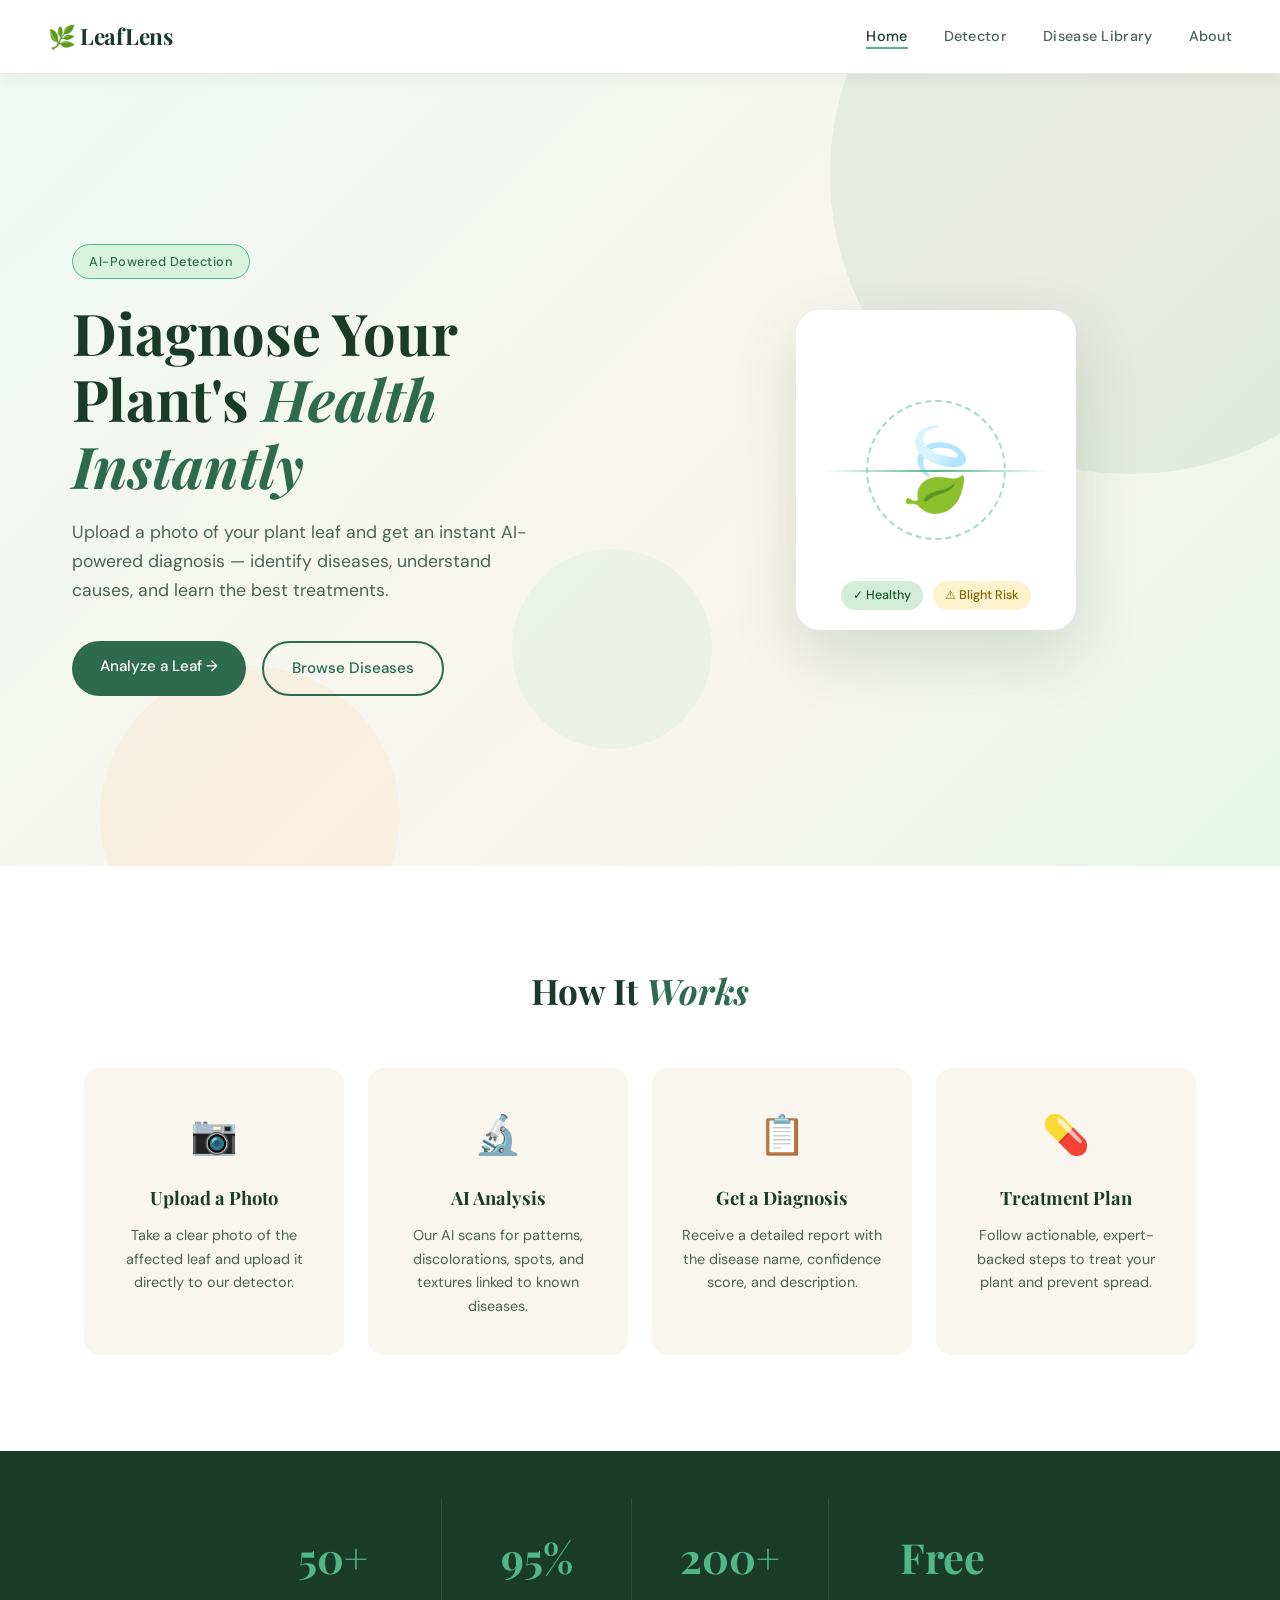
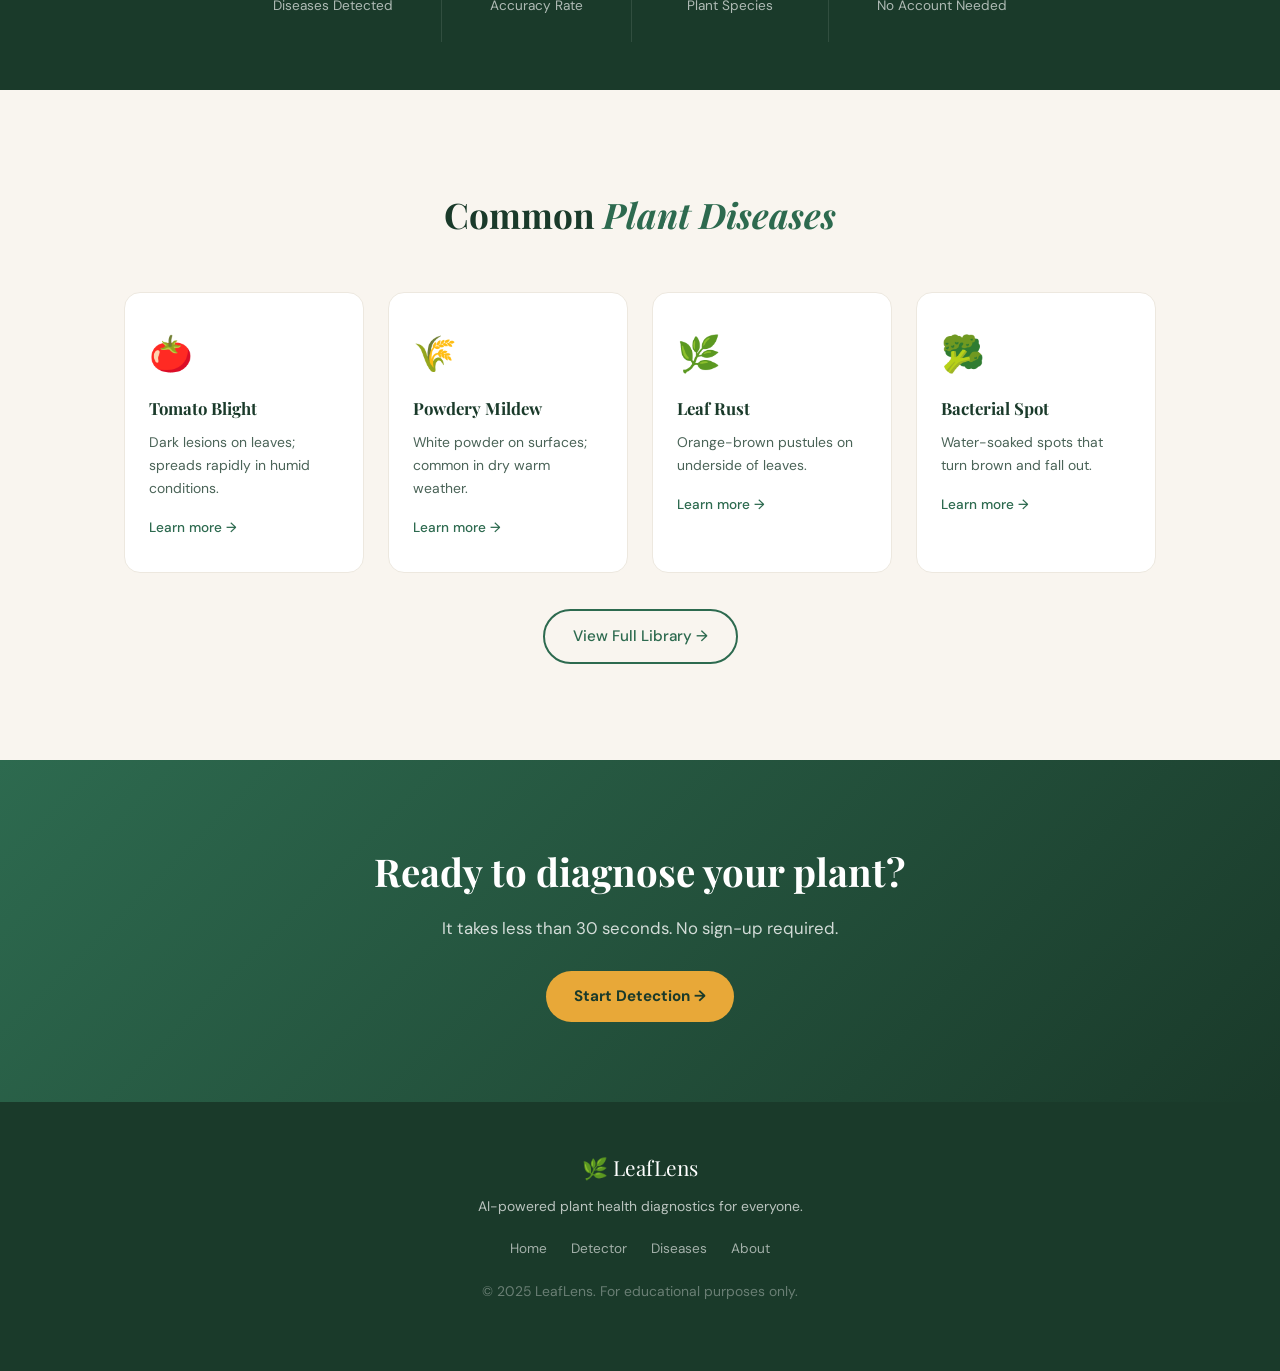
<file: index.html>
<!DOCTYPE html>
<html lang="en">
<head>
  <meta charset="UTF-8" />
  <meta name="viewport" content="width=device-width, initial-scale=1.0"/>
  <title>LeafLens — Plant Disease Detector</title>
  <link rel="stylesheet" href="style.css" />
  <link href="https://fonts.googleapis.com/css2?family=Playfair+Display:ital,wght@0,400;0,700;1,400&family=DM+Sans:wght@300;400;500&display=swap" rel="stylesheet"/>
</head>
<body>

  <!-- NAV -->
  <nav class="navbar">
    <div class="nav-logo">🌿 LeafLens</div>
    <ul class="nav-links">
      <li><a href="index.html" class="active">Home</a></li>
      <li><a href="detector.html">Detector</a></li>
      <li><a href="diseases.html">Disease Library</a></li>
      <li><a href="about.html">About</a></li>
    </ul>
    <div class="hamburger" onclick="toggleMenu()">☰</div>
  </nav>

  <!-- HERO -->
  <section class="hero">
    <div class="hero-bg-shapes">
      <div class="shape s1"></div>
      <div class="shape s2"></div>
      <div class="shape s3"></div>
    </div>
    <div class="hero-content">
      <span class="badge">AI-Powered Detection</span>
      <h1>Diagnose Your Plant's <em>Health Instantly</em></h1>
      <p class="hero-sub">Upload a photo of your plant leaf and get an instant AI-powered diagnosis — identify diseases, understand causes, and learn the best treatments.</p>
      <div class="hero-cta">
        <a href="detector.html" class="btn btn-primary">Analyze a Leaf →</a>
        <a href="diseases.html" class="btn btn-outline">Browse Diseases</a>
      </div>
    </div>
    <div class="hero-visual">
      <div class="leaf-card">
        <div class="leaf-icon">🍃</div>
        <div class="scan-ring"></div>
        <div class="scan-bar"></div>
        <div class="leaf-stats">
          <span class="stat healthy">✓ Healthy</span>
          <span class="stat warn">⚠ Blight Risk</span>
        </div>
      </div>
    </div>
  </section>

  <!-- FEATURES -->
  <section class="features">
    <h2 class="section-title">How It <em>Works</em></h2>
    <div class="features-grid">
      <div class="feature-card">
        <div class="feat-icon">📷</div>
        <h3>Upload a Photo</h3>
        <p>Take a clear photo of the affected leaf and upload it directly to our detector.</p>
      </div>
      <div class="feature-card">
        <div class="feat-icon">🔬</div>
        <h3>AI Analysis</h3>
        <p>Our AI scans for patterns, discolorations, spots, and textures linked to known diseases.</p>
      </div>
      <div class="feature-card">
        <div class="feat-icon">📋</div>
        <h3>Get a Diagnosis</h3>
        <p>Receive a detailed report with the disease name, confidence score, and description.</p>
      </div>
      <div class="feature-card">
        <div class="feat-icon">💊</div>
        <h3>Treatment Plan</h3>
        <p>Follow actionable, expert-backed steps to treat your plant and prevent spread.</p>
      </div>
    </div>
  </section>

  <!-- STATS -->
  <section class="stats-banner">
    <div class="stat-item"><span class="stat-num">50+</span><span class="stat-label">Diseases Detected</span></div>
    <div class="stat-item"><span class="stat-num">95%</span><span class="stat-label">Accuracy Rate</span></div>
    <div class="stat-item"><span class="stat-num">200+</span><span class="stat-label">Plant Species</span></div>
    <div class="stat-item"><span class="stat-num">Free</span><span class="stat-label">No Account Needed</span></div>
  </section>

  <!-- COMMON DISEASES PREVIEW -->
  <section class="preview-diseases">
    <h2 class="section-title">Common <em>Plant Diseases</em></h2>
    <div class="disease-cards-row">
      <div class="dcard">
        <div class="dcard-emoji">🍅</div>
        <h4>Tomato Blight</h4>
        <p>Dark lesions on leaves; spreads rapidly in humid conditions.</p>
        <a href="diseases.html">Learn more →</a>
      </div>
      <div class="dcard">
        <div class="dcard-emoji">🌾</div>
        <h4>Powdery Mildew</h4>
        <p>White powder on surfaces; common in dry warm weather.</p>
        <a href="diseases.html">Learn more →</a>
      </div>
      <div class="dcard">
        <div class="dcard-emoji">🌿</div>
        <h4>Leaf Rust</h4>
        <p>Orange-brown pustules on underside of leaves.</p>
        <a href="diseases.html">Learn more →</a>
      </div>
      <div class="dcard">
        <div class="dcard-emoji">🥦</div>
        <h4>Bacterial Spot</h4>
        <p>Water-soaked spots that turn brown and fall out.</p>
        <a href="diseases.html">Learn more →</a>
      </div>
    </div>
    <div class="center-btn">
      <a href="diseases.html" class="btn btn-outline">View Full Library →</a>
    </div>
  </section>

  <!-- CTA BANNER -->
  <section class="cta-banner">
    <h2>Ready to diagnose your plant?</h2>
    <p>It takes less than 30 seconds. No sign-up required.</p>
    <a href="detector.html" class="btn btn-primary">Start Detection →</a>
  </section>

  <!-- FOOTER -->
  <footer class="footer">
    <div class="footer-logo">🌿 LeafLens</div>
    <p>AI-powered plant health diagnostics for everyone.</p>
    <div class="footer-links">
      <a href="index.html">Home</a>
      <a href="detector.html">Detector</a>
      <a href="diseases.html">Diseases</a>
      <a href="about.html">About</a>
    </div>
    <p class="footer-copy">© 2025 LeafLens. For educational purposes only.</p>
  </footer>

  <script src="app.js"></script>
</body>
</html>
</file>
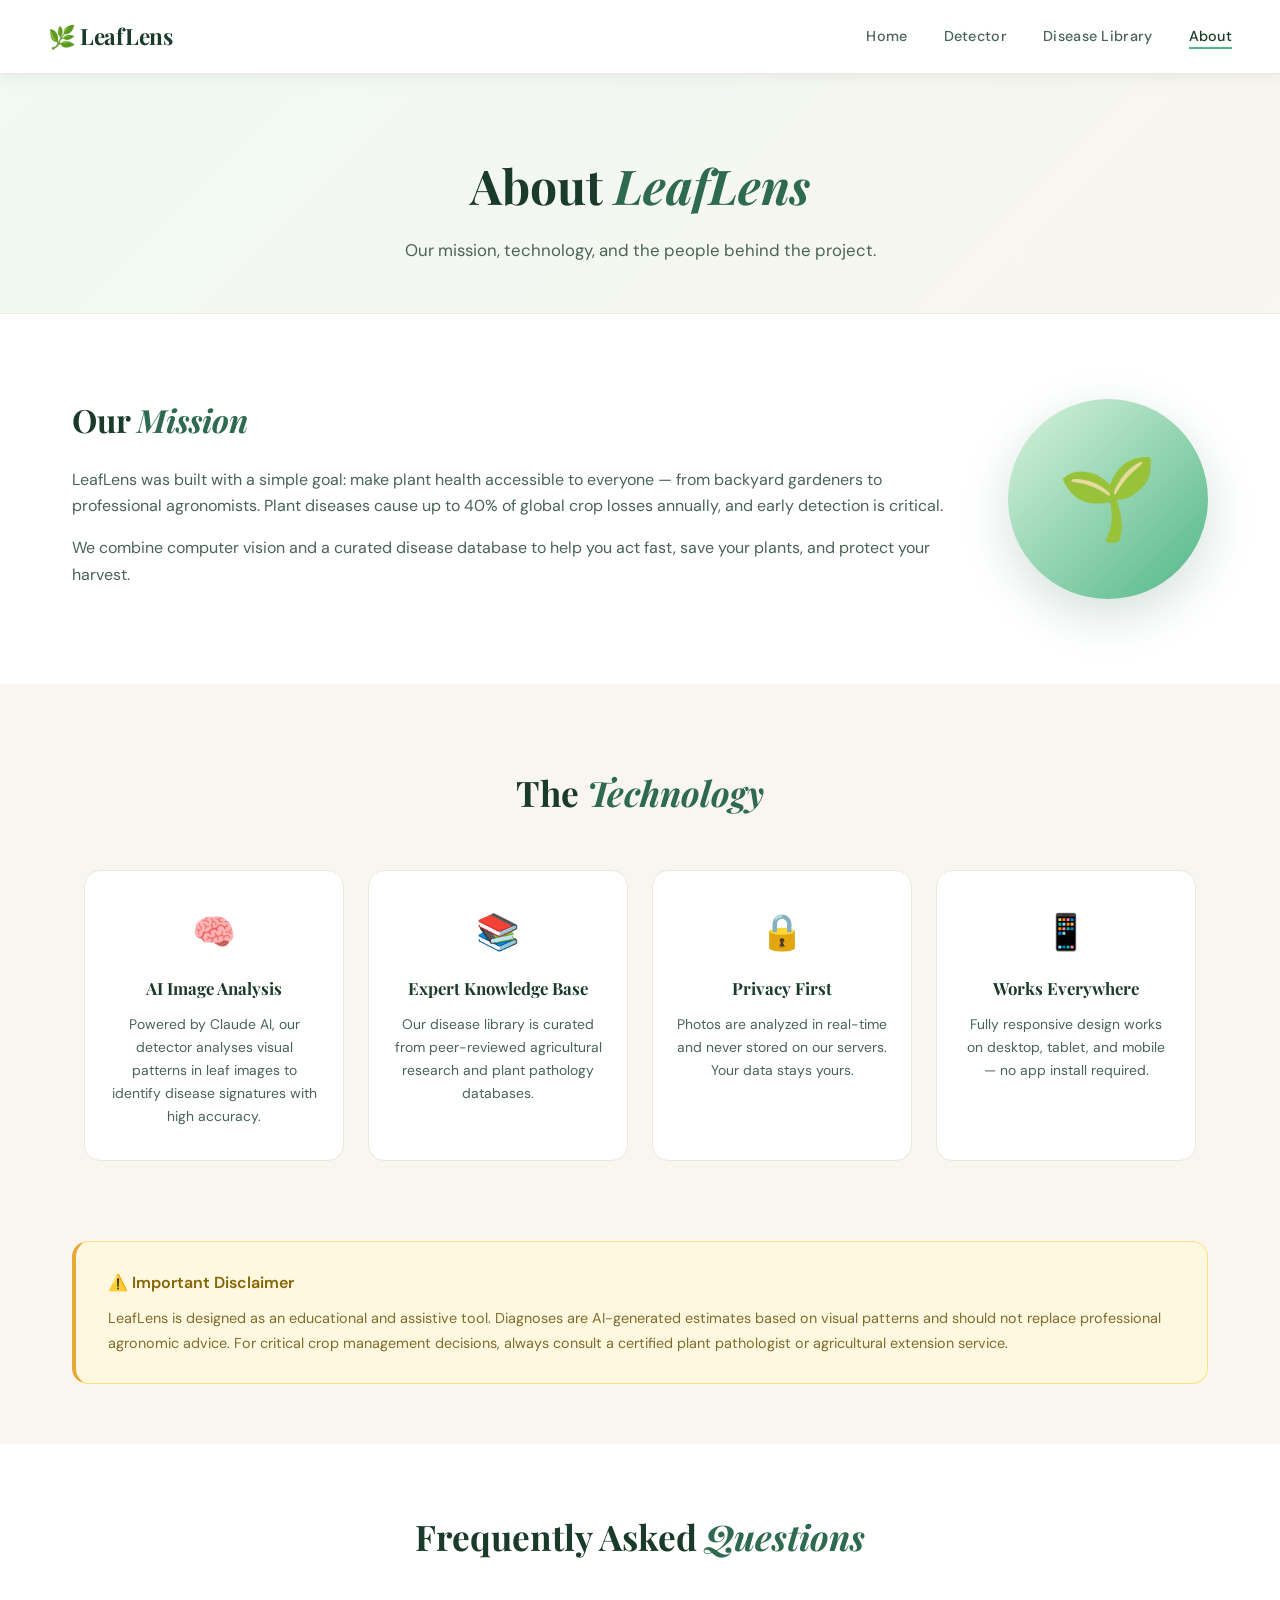
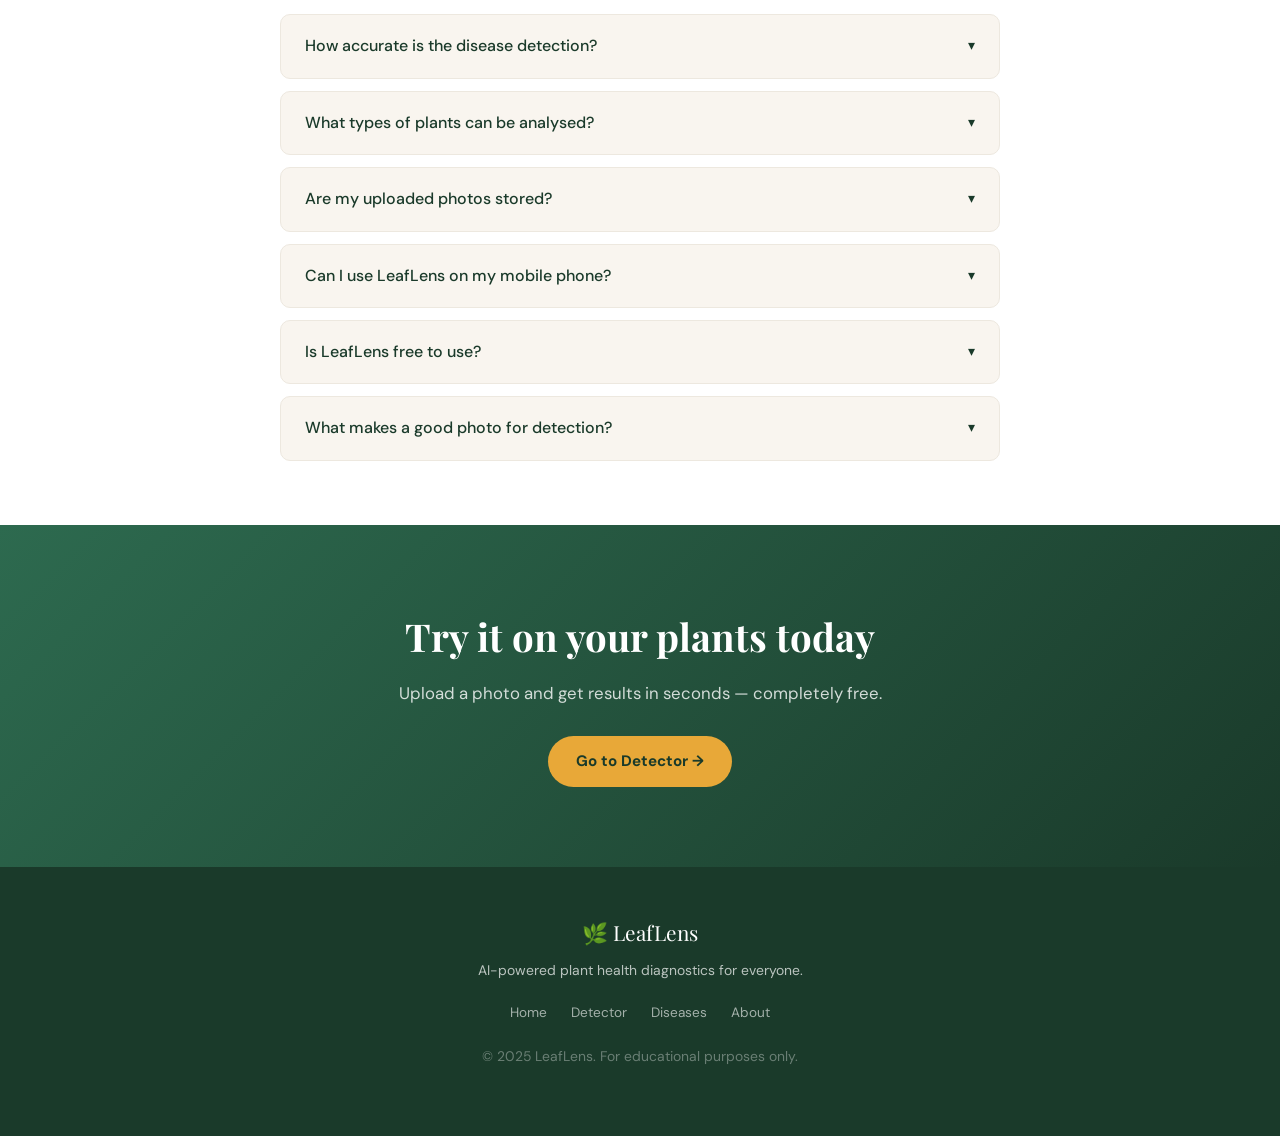
<file: about.html>
<!DOCTYPE html>
<html lang="en">
<head>
  <meta charset="UTF-8" />
  <meta name="viewport" content="width=device-width, initial-scale=1.0"/>
  <title>About — LeafLens</title>
  <link rel="stylesheet" href="style.css" />
  <link href="https://fonts.googleapis.com/css2?family=Playfair+Display:ital,wght@0,400;0,700;1,400&family=DM+Sans:wght@300;400;500&display=swap" rel="stylesheet"/>
</head>
<body>

  <nav class="navbar">
    <div class="nav-logo">🌿 LeafLens</div>
    <ul class="nav-links">
      <li><a href="index.html">Home</a></li>
      <li><a href="detector.html">Detector</a></li>
      <li><a href="diseases.html">Disease Library</a></li>
      <li><a href="about.html" class="active">About</a></li>
    </ul>
    <div class="hamburger" onclick="toggleMenu()">☰</div>
  </nav>

  <section class="page-header">
    <h1>About <em>LeafLens</em></h1>
    <p>Our mission, technology, and the people behind the project.</p>
  </section>

  <!-- MISSION -->
  <section class="about-section">
    <div class="about-mission">
      <div class="about-text">
        <h2>Our <em>Mission</em></h2>
        <p>LeafLens was built with a simple goal: make plant health accessible to everyone — from backyard gardeners to professional agronomists. Plant diseases cause up to 40% of global crop losses annually, and early detection is critical.</p>
        <p>We combine computer vision and a curated disease database to help you act fast, save your plants, and protect your harvest.</p>
      </div>
      <div class="about-visual">
        <div class="about-icon-box">🌱</div>
      </div>
    </div>
  </section>

  <!-- TECH STACK -->
  <section class="tech-section">
    <h2 class="section-title">The <em>Technology</em></h2>
    <div class="tech-grid">
      <div class="tech-card">
        <div class="tech-icon">🧠</div>
        <h4>AI Image Analysis</h4>
        <p>Powered by Claude AI, our detector analyses visual patterns in leaf images to identify disease signatures with high accuracy.</p>
      </div>
      <div class="tech-card">
        <div class="tech-icon">📚</div>
        <h4>Expert Knowledge Base</h4>
        <p>Our disease library is curated from peer-reviewed agricultural research and plant pathology databases.</p>
      </div>
      <div class="tech-card">
        <div class="tech-icon">🔒</div>
        <h4>Privacy First</h4>
        <p>Photos are analyzed in real-time and never stored on our servers. Your data stays yours.</p>
      </div>
      <div class="tech-card">
        <div class="tech-icon">📱</div>
        <h4>Works Everywhere</h4>
        <p>Fully responsive design works on desktop, tablet, and mobile — no app install required.</p>
      </div>
    </div>
  </section>

  <!-- DISCLAIMER -->
  <section class="disclaimer-section">
    <div class="disclaimer-box">
      <h3>⚠️ Important Disclaimer</h3>
      <p>LeafLens is designed as an educational and assistive tool. Diagnoses are AI-generated estimates based on visual patterns and should not replace professional agronomic advice. For critical crop management decisions, always consult a certified plant pathologist or agricultural extension service.</p>
    </div>
  </section>

  <!-- FAQ -->
  <section class="faq-section">
    <h2 class="section-title">Frequently Asked <em>Questions</em></h2>
    <div class="faq-list" id="faqList">
      <!-- injected by JS -->
    </div>
  </section>

  <!-- CTA -->
  <section class="cta-banner">
    <h2>Try it on your plants today</h2>
    <p>Upload a photo and get results in seconds — completely free.</p>
    <a href="detector.html" class="btn btn-primary">Go to Detector →</a>
  </section>

  <footer class="footer">
    <div class="footer-logo">🌿 LeafLens</div>
    <p>AI-powered plant health diagnostics for everyone.</p>
    <div class="footer-links">
      <a href="index.html">Home</a>
      <a href="detector.html">Detector</a>
      <a href="diseases.html">Diseases</a>
      <a href="about.html">About</a>
    </div>
    <p class="footer-copy">© 2025 LeafLens. For educational purposes only.</p>
  </footer>

  <script src="app.js"></script>
</body>
</html>
</file>
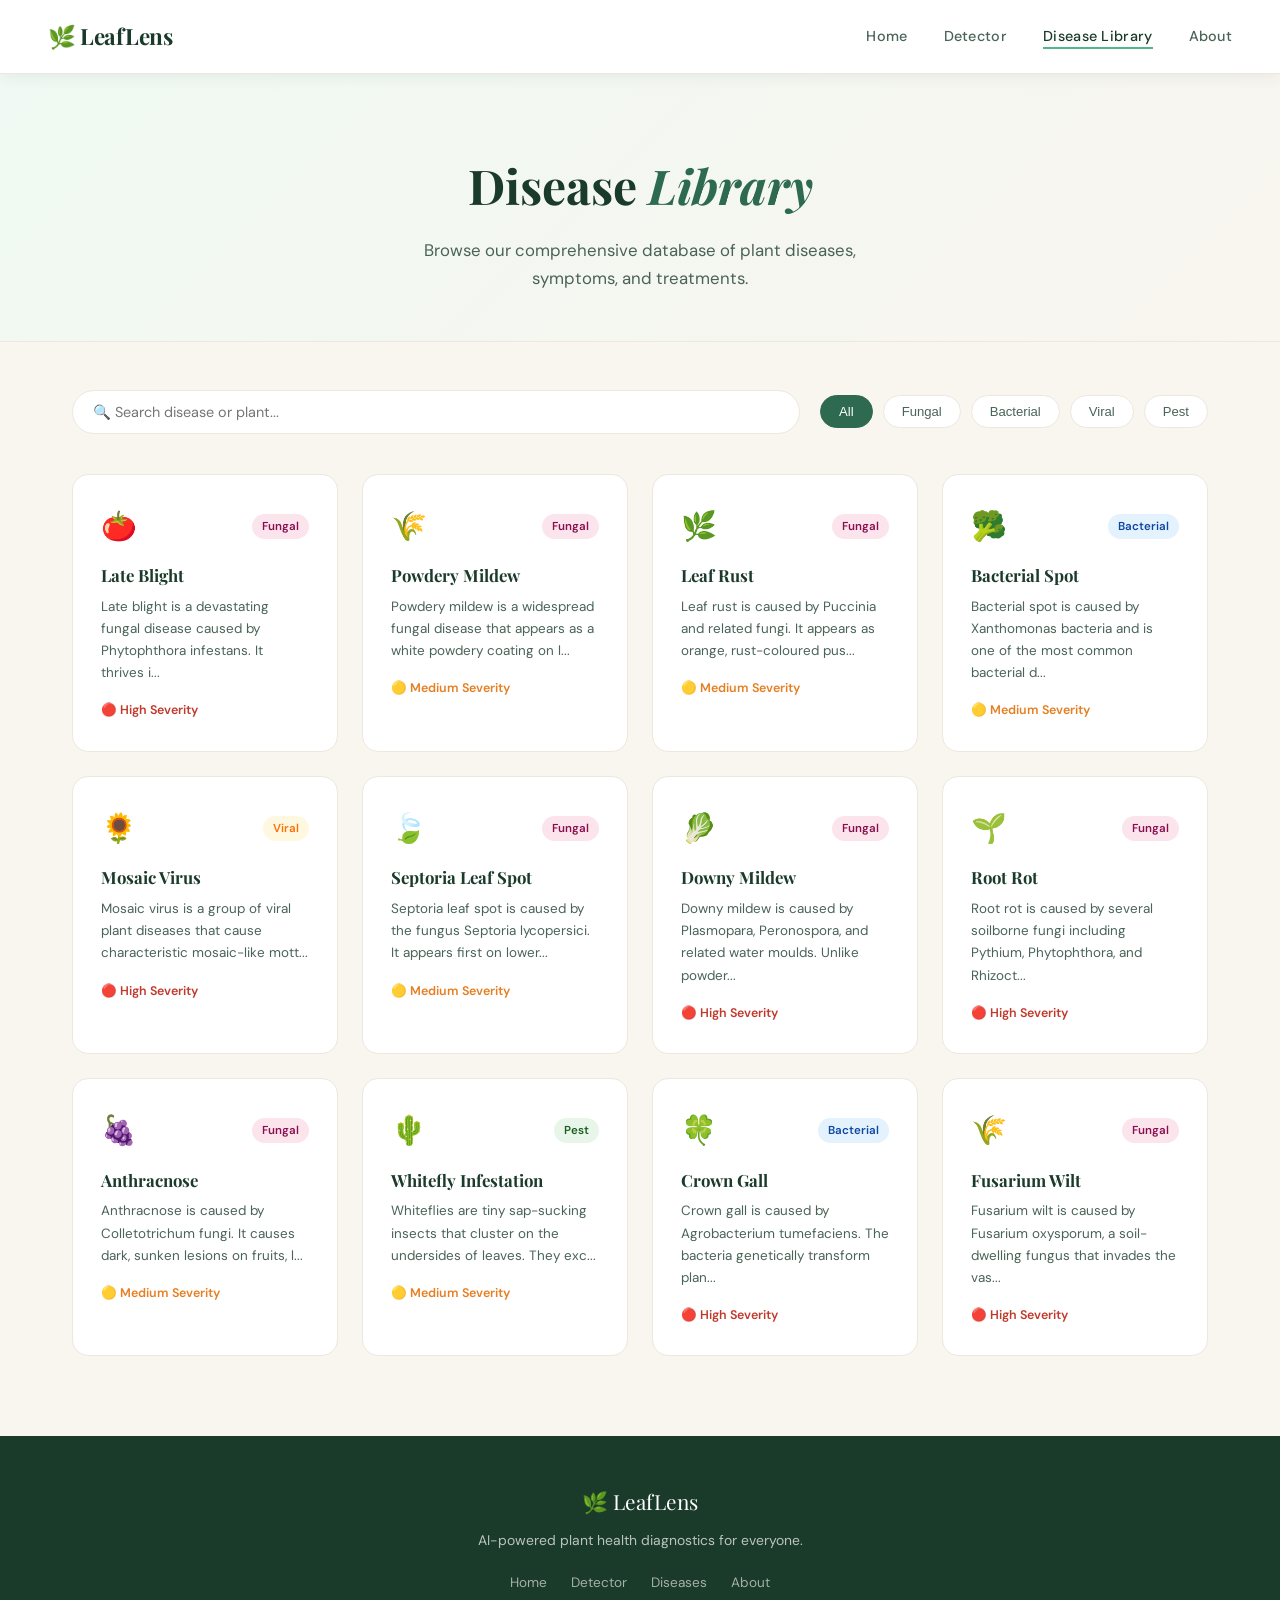
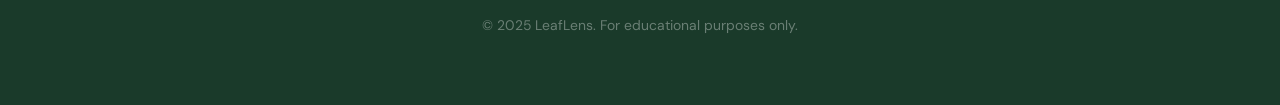
<file: diseases.html>
<!DOCTYPE html>
<html lang="en">
<head>
  <meta charset="UTF-8" />
  <meta name="viewport" content="width=device-width, initial-scale=1.0"/>
  <title>Disease Library — LeafLens</title>
  <link rel="stylesheet" href="style.css" />
  <link href="https://fonts.googleapis.com/css2?family=Playfair+Display:ital,wght@0,400;0,700;1,400&family=DM+Sans:wght@300;400;500&display=swap" rel="stylesheet"/>
</head>
<body>

  <nav class="navbar">
    <div class="nav-logo">🌿 LeafLens</div>
    <ul class="nav-links">
      <li><a href="index.html">Home</a></li>
      <li><a href="detector.html">Detector</a></li>
      <li><a href="diseases.html" class="active">Disease Library</a></li>
      <li><a href="about.html">About</a></li>
    </ul>
    <div class="hamburger" onclick="toggleMenu()">☰</div>
  </nav>

  <section class="page-header">
    <h1>Disease <em>Library</em></h1>
    <p>Browse our comprehensive database of plant diseases, symptoms, and treatments.</p>
  </section>

  <!-- FILTER BAR -->
  <section class="library-section">
    <div class="filter-bar">
      <input type="text" id="searchInput" placeholder="🔍 Search disease or plant..." oninput="filterDiseases()"/>
      <div class="filter-tags">
        <button class="tag active" onclick="filterByCategory('all', this)">All</button>
        <button class="tag" onclick="filterByCategory('fungal', this)">Fungal</button>
        <button class="tag" onclick="filterByCategory('bacterial', this)">Bacterial</button>
        <button class="tag" onclick="filterByCategory('viral', this)">Viral</button>
        <button class="tag" onclick="filterByCategory('pest', this)">Pest</button>
      </div>
    </div>

    <div class="disease-grid" id="diseaseGrid">
      <!-- injected by JS -->
    </div>

    <div class="no-results hidden" id="noResults">
      <div class="no-results-icon">🍂</div>
      <p>No diseases found matching your search.</p>
    </div>
  </section>

  <!-- DISEASE MODAL -->
  <div class="modal-overlay hidden" id="modalOverlay" onclick="closeModal(event)">
    <div class="modal-box" id="modalBox">
      <button class="modal-close" onclick="closeModal()">✕</button>
      <div class="modal-emoji" id="modalEmoji"></div>
      <h2 id="modalName"></h2>
      <div class="modal-meta">
        <span class="modal-tag" id="modalCategory"></span>
        <span class="modal-severity" id="modalSeverity"></span>
      </div>
      <div class="modal-sections">
        <div class="modal-sec">
          <h4>📌 Description</h4>
          <p id="modalDesc"></p>
        </div>
        <div class="modal-sec">
          <h4>🔎 Symptoms</h4>
          <ul id="modalSymptoms"></ul>
        </div>
        <div class="modal-sec">
          <h4>💊 Treatment</h4>
          <ul id="modalTreatment"></ul>
        </div>
        <div class="modal-sec">
          <h4>🌱 Affected Plants</h4>
          <p id="modalPlants"></p>
        </div>
      </div>
      <a href="detector.html" class="btn btn-primary">Analyze Your Leaf →</a>
    </div>
  </div>

  <footer class="footer">
    <div class="footer-logo">🌿 LeafLens</div>
    <p>AI-powered plant health diagnostics for everyone.</p>
    <div class="footer-links">
      <a href="index.html">Home</a>
      <a href="detector.html">Detector</a>
      <a href="diseases.html">Diseases</a>
      <a href="about.html">About</a>
    </div>
    <p class="footer-copy">© 2025 LeafLens. For educational purposes only.</p>
  </footer>

  <script src="app.js"></script>
</body>
</html>
</file>
<file: style.css>
/* ============================================================
   LeafLens — Global Stylesheet
   Aesthetic: Organic / Botanical / Editorial
   ============================================================ */

:root {
  --green-deep: #1a3a2a;
  --green-mid:  #2d6a4f;
  --green-light:#52b788;
  --green-pale: #d8f3dc;
  --cream:      #f9f5ef;
  --cream-dark: #ede8df;
  --brown:      #7c5c3e;
  --accent:     #e8a838;
  --text:       #1e2d24;
  --text-soft:  #4a6357;
  --white:      #ffffff;
  --danger:     #c0392b;
  --warning:    #e67e22;
  --success:    #27ae60;
  --shadow:     0 4px 32px rgba(26,58,42,0.10);
  --radius:     16px;
  --radius-sm:  10px;
}

/* ---- RESET & BASE ---- */
*, *::before, *::after { box-sizing: border-box; margin: 0; padding: 0; }
html { scroll-behavior: smooth; }
body {
  font-family: 'DM Sans', sans-serif;
  background: var(--cream);
  color: var(--text);
  line-height: 1.65;
}
a { text-decoration: none; color: inherit; }
ul { list-style: none; }
img { display: block; max-width: 100%; }
.hidden { display: none !important; }

em { font-style: italic; color: var(--green-mid); }

/* ---- NAVBAR ---- */
.navbar {
  display: flex;
  align-items: center;
  justify-content: space-between;
  padding: 18px 48px;
  background: var(--white);
  border-bottom: 1px solid var(--cream-dark);
  position: sticky;
  top: 0;
  z-index: 100;
  box-shadow: 0 2px 16px rgba(26,58,42,0.07);
}
.nav-logo {
  font-family: 'Playfair Display', serif;
  font-size: 1.4rem;
  font-weight: 700;
  color: var(--green-deep);
  letter-spacing: -0.5px;
}
.nav-links {
  display: flex;
  gap: 36px;
}
.nav-links a {
  font-size: 0.9rem;
  font-weight: 500;
  color: var(--text-soft);
  letter-spacing: 0.3px;
  transition: color 0.2s;
  position: relative;
}
.nav-links a::after {
  content: '';
  position: absolute;
  bottom: -4px; left: 0;
  width: 0; height: 2px;
  background: var(--green-light);
  transition: width 0.25s;
}
.nav-links a:hover, .nav-links a.active {
  color: var(--green-deep);
}
.nav-links a:hover::after, .nav-links a.active::after { width: 100%; }
.hamburger { display: none; font-size: 1.5rem; cursor: pointer; color: var(--green-deep); }

/* ---- BUTTONS ---- */
.btn {
  display: inline-block;
  padding: 13px 28px;
  border-radius: 50px;
  font-family: 'DM Sans', sans-serif;
  font-size: 0.95rem;
  font-weight: 500;
  cursor: pointer;
  border: none;
  transition: all 0.22s;
}
.btn-primary {
  background: var(--green-mid);
  color: var(--white);
}
.btn-primary:hover {
  background: var(--green-deep);
  transform: translateY(-2px);
  box-shadow: 0 8px 24px rgba(45,106,79,0.3);
}
.btn-outline {
  background: transparent;
  color: var(--green-mid);
  border: 2px solid var(--green-mid);
}
.btn-outline:hover {
  background: var(--green-pale);
  transform: translateY(-2px);
}
.btn-large { font-size: 1.1rem; padding: 16px 40px; }

/* ---- SECTION TITLE ---- */
.section-title {
  font-family: 'Playfair Display', serif;
  font-size: 2.2rem;
  text-align: center;
  margin-bottom: 48px;
  color: var(--green-deep);
}

/* ---- CENTER BTN ---- */
.center-btn { display: flex; justify-content: center; margin-top: 36px; }

/* ============================================================
   HOME — HERO
   ============================================================ */
.hero {
  display: flex;
  align-items: center;
  justify-content: space-between;
  gap: 48px;
  padding: 96px 72px;
  min-height: 88vh;
  position: relative;
  overflow: hidden;
  background: linear-gradient(135deg, #f0f9f3 0%, var(--cream) 60%, #e8f5e9 100%);
}
.hero-bg-shapes { position: absolute; inset: 0; pointer-events: none; }
.shape {
  position: absolute;
  border-radius: 50%;
  opacity: 0.08;
}
.s1 { width: 600px; height: 600px; background: var(--green-mid); top: -200px; right: -150px; }
.s2 { width: 300px; height: 300px; background: var(--accent); bottom: -100px; left: 100px; }
.s3 { width: 200px; height: 200px; background: var(--green-light); top: 60%; left: 40%; }

.hero-content { flex: 1; max-width: 560px; animation: fadeUp 0.8s ease both; }
.badge {
  display: inline-block;
  background: var(--green-pale);
  color: var(--green-mid);
  font-size: 0.8rem;
  font-weight: 500;
  padding: 6px 16px;
  border-radius: 50px;
  margin-bottom: 20px;
  letter-spacing: 0.5px;
  border: 1px solid var(--green-light);
}
.hero-content h1 {
  font-family: 'Playfair Display', serif;
  font-size: 3.6rem;
  line-height: 1.15;
  color: var(--green-deep);
  margin-bottom: 20px;
}
.hero-sub {
  font-size: 1.1rem;
  color: var(--text-soft);
  margin-bottom: 36px;
  max-width: 480px;
}
.hero-cta { display: flex; gap: 16px; flex-wrap: wrap; }

.hero-visual {
  flex: 1;
  display: flex;
  justify-content: center;
  animation: fadeUp 1s ease 0.2s both;
}
.leaf-card {
  width: 280px; height: 320px;
  background: var(--white);
  border-radius: 24px;
  box-shadow: 0 24px 64px rgba(26,58,42,0.15);
  display: flex;
  flex-direction: column;
  align-items: center;
  justify-content: center;
  gap: 16px;
  position: relative;
  overflow: hidden;
}
.leaf-icon { font-size: 5rem; animation: pulse 2.5s ease-in-out infinite; }
.scan-ring {
  position: absolute;
  width: 140px; height: 140px;
  border: 2px dashed var(--green-light);
  border-radius: 50%;
  animation: spin 6s linear infinite;
  opacity: 0.5;
}
.scan-bar {
  position: absolute;
  width: 80%; height: 2px;
  background: linear-gradient(90deg, transparent, var(--green-light), transparent);
  animation: scanAnim 2s ease-in-out infinite;
  top: 50%;
}
.leaf-stats {
  position: absolute;
  bottom: 20px;
  display: flex;
  gap: 10px;
}
.stat.healthy { background: #d4edda; color: #155724; padding: 4px 12px; border-radius: 50px; font-size: 0.78rem; font-weight: 500; }
.stat.warn    { background: #fff3cd; color: #856404; padding: 4px 12px; border-radius: 50px; font-size: 0.78rem; font-weight: 500; }

/* ============================================================
   HOME — FEATURES
   ============================================================ */
.features {
  padding: 96px 72px;
  background: var(--white);
}
.features-grid {
  display: flex;
  gap: 24px;
  flex-wrap: wrap;
  justify-content: center;
}
.feature-card {
  background: var(--cream);
  border-radius: var(--radius);
  padding: 36px 28px;
  flex: 1 1 220px;
  max-width: 260px;
  text-align: center;
  transition: transform 0.2s, box-shadow 0.2s;
}
.feature-card:hover {
  transform: translateY(-6px);
  box-shadow: var(--shadow);
}
.feat-icon { font-size: 2.4rem; margin-bottom: 16px; }
.feature-card h3 {
  font-family: 'Playfair Display', serif;
  font-size: 1.15rem;
  margin-bottom: 10px;
  color: var(--green-deep);
}
.feature-card p { font-size: 0.9rem; color: var(--text-soft); }

/* ============================================================
   HOME — STATS
   ============================================================ */
.stats-banner {
  display: flex;
  justify-content: center;
  gap: 0;
  flex-wrap: wrap;
  background: var(--green-deep);
  padding: 48px 72px;
}
.stat-item {
  display: flex;
  flex-direction: column;
  align-items: center;
  padding: 24px 48px;
  border-right: 1px solid rgba(255,255,255,0.1);
}
.stat-item:last-child { border-right: none; }
.stat-num {
  font-family: 'Playfair Display', serif;
  font-size: 2.6rem;
  color: var(--green-light);
  font-weight: 700;
}
.stat-label { font-size: 0.85rem; color: rgba(255,255,255,0.65); margin-top: 4px; }

/* ============================================================
   HOME — DISEASE PREVIEW
   ============================================================ */
.preview-diseases { padding: 96px 72px; }
.disease-cards-row {
  display: flex;
  gap: 24px;
  flex-wrap: wrap;
  justify-content: center;
}
.dcard {
  background: var(--white);
  border-radius: var(--radius);
  padding: 32px 24px;
  flex: 1 1 200px;
  max-width: 240px;
  border: 1px solid var(--cream-dark);
  transition: all 0.22s;
  position: relative;
}
.dcard:hover {
  border-color: var(--green-light);
  transform: translateY(-4px);
  box-shadow: var(--shadow);
}
.dcard-emoji { font-size: 2.2rem; margin-bottom: 12px; }
.dcard h4 {
  font-family: 'Playfair Display', serif;
  font-size: 1.05rem;
  color: var(--green-deep);
  margin-bottom: 8px;
}
.dcard p { font-size: 0.87rem; color: var(--text-soft); margin-bottom: 14px; }
.dcard a { font-size: 0.85rem; color: var(--green-mid); font-weight: 500; }
.dcard a:hover { color: var(--green-deep); }

/* ============================================================
   HOME — CTA BANNER
   ============================================================ */
.cta-banner {
  background: linear-gradient(135deg, var(--green-mid), var(--green-deep));
  color: var(--white);
  text-align: center;
  padding: 80px 48px;
}
.cta-banner h2 {
  font-family: 'Playfair Display', serif;
  font-size: 2.4rem;
  margin-bottom: 12px;
}
.cta-banner p { margin-bottom: 28px; color: rgba(255,255,255,0.8); font-size: 1.05rem; }
.cta-banner .btn-primary {
  background: var(--accent);
  color: var(--green-deep);
  font-weight: 700;
}
.cta-banner .btn-primary:hover { background: #f0b840; }

/* ============================================================
   PAGE HEADER (sub-pages)
   ============================================================ */
.page-header {
  text-align: center;
  padding: 72px 48px 48px;
  background: linear-gradient(135deg, #f0f9f3 0%, var(--cream) 100%);
  border-bottom: 1px solid var(--cream-dark);
}
.page-header h1 {
  font-family: 'Playfair Display', serif;
  font-size: 3rem;
  color: var(--green-deep);
  margin-bottom: 12px;
}
.page-header p { font-size: 1.05rem; color: var(--text-soft); max-width: 520px; margin: 0 auto; }

/* ============================================================
   DETECTOR PAGE
   ============================================================ */
.detector-section { padding: 56px 72px 80px; }
.detector-layout {
  display: flex;
  gap: 40px;
  flex-wrap: wrap;
  align-items: flex-start;
}

/* Upload Panel */
.upload-panel { flex: 1 1 340px; display: flex; flex-direction: column; gap: 20px; }
.upload-zone {
  background: var(--white);
  border: 2px dashed var(--green-light);
  border-radius: var(--radius);
  min-height: 320px;
  display: flex;
  align-items: center;
  justify-content: center;
  cursor: pointer;
  transition: border-color 0.2s, background 0.2s;
  position: relative;
  overflow: hidden;
}
.upload-zone:hover, .upload-zone.drag-over {
  border-color: var(--green-mid);
  background: var(--green-pale);
}
.upload-inner { text-align: center; padding: 40px 24px; }
.upload-icon { font-size: 3rem; margin-bottom: 16px; }
.upload-inner h3 {
  font-family: 'Playfair Display', serif;
  font-size: 1.3rem;
  color: var(--green-deep);
  margin-bottom: 8px;
}
.upload-inner p { color: var(--text-soft); margin-bottom: 16px; font-size: 0.9rem; }
.upload-hint { font-size: 0.78rem; color: #aaa; margin-top: 12px; }
.preview-image {
  width: 100%; height: 100%;
  object-fit: cover;
  position: absolute; inset: 0;
  border-radius: var(--radius);
}

.tips-box {
  background: var(--cream-dark);
  border-radius: var(--radius-sm);
  padding: 20px 24px;
}
.tips-box h4 { font-weight: 600; margin-bottom: 10px; color: var(--green-deep); }
.tips-box ul { display: flex; flex-direction: column; gap: 6px; }
.tips-box ul li { font-size: 0.87rem; color: var(--text-soft); padding-left: 16px; position: relative; }
.tips-box ul li::before { content: '✓'; position: absolute; left: 0; color: var(--green-light); }

/* Analysis Panel */
.analysis-panel {
  flex: 1 1 380px;
  background: var(--white);
  border-radius: var(--radius);
  padding: 36px;
  border: 1px solid var(--cream-dark);
  min-height: 380px;
  display: flex;
  flex-direction: column;
  justify-content: center;
}
.analysis-idle { text-align: center; }
.idle-icon { font-size: 3rem; margin-bottom: 16px; }
.analysis-idle h3 { font-family: 'Playfair Display', serif; font-size: 1.4rem; color: var(--green-deep); margin-bottom: 8px; }
.analysis-idle p { color: var(--text-soft); font-size: 0.92rem; }

/* Loading State */
.analysis-loading { text-align: center; }
.spinner-leaf { font-size: 3rem; animation: spin 1.5s linear infinite; display: inline-block; }
.analysis-loading h3 { font-family: 'Playfair Display', serif; font-size: 1.3rem; color: var(--green-deep); margin: 16px 0 12px; }
.progress-bar-wrap { background: var(--cream-dark); border-radius: 50px; height: 8px; overflow: hidden; margin: 12px 0; }
.progress-bar { height: 100%; background: linear-gradient(90deg, var(--green-light), var(--green-mid)); border-radius: 50px; width: 0%; transition: width 0.3s ease; }
.analysis-loading p { font-size: 0.85rem; color: var(--text-soft); }

/* Result State */
.result-header { display: flex; align-items: center; gap: 16px; margin-bottom: 20px; }
.result-emoji { font-size: 2.4rem; }
.result-header h3 { font-family: 'Playfair Display', serif; font-size: 1.4rem; color: var(--green-deep); }
.result-badge {
  display: inline-block;
  background: #fff3cd; color: #856404;
  font-size: 0.75rem; font-weight: 600;
  padding: 3px 10px; border-radius: 50px;
  margin-top: 4px;
}
.result-badge.healthy { background: #d4edda; color: #155724; }
.result-badge.severe  { background: #f8d7da; color: #721c24; }

.confidence-box {
  display: flex;
  align-items: center;
  gap: 12px;
  background: var(--cream);
  border-radius: var(--radius-sm);
  padding: 12px 16px;
  margin-bottom: 20px;
  font-size: 0.85rem;
  color: var(--text-soft);
}
.conf-bar-wrap { flex: 1; background: var(--cream-dark); border-radius: 50px; height: 8px; overflow: hidden; }
.conf-bar { height: 100%; background: linear-gradient(90deg, var(--green-light), var(--green-mid)); border-radius: 50px; transition: width 0.8s ease; }
#confValue { font-weight: 600; color: var(--green-mid); min-width: 36px; text-align: right; }

/* Tabs */
.result-tabs { display: flex; gap: 8px; margin-bottom: 16px; }
.tab-btn {
  padding: 8px 18px;
  border-radius: 50px;
  border: 1px solid var(--cream-dark);
  background: var(--cream);
  font-size: 0.82rem;
  font-weight: 500;
  cursor: pointer;
  color: var(--text-soft);
  transition: all 0.2s;
}
.tab-btn.active {
  background: var(--green-mid);
  color: var(--white);
  border-color: var(--green-mid);
}
.tab-content {
  font-size: 0.9rem;
  color: var(--text-soft);
  line-height: 1.7;
  min-height: 80px;
  margin-bottom: 20px;
}
.tab-content ul { padding-left: 20px; list-style: disc; }
.tab-content ul li { margin-bottom: 6px; }

.result-actions { display: flex; gap: 12px; flex-wrap: wrap; margin-top: 8px; }

.analyze-btn-wrap { margin-top: 28px; }

/* ============================================================
   DISEASE LIBRARY
   ============================================================ */
.library-section { padding: 48px 72px 80px; }
.filter-bar {
  display: flex;
  align-items: center;
  gap: 20px;
  margin-bottom: 40px;
  flex-wrap: wrap;
}
.filter-bar input {
  flex: 1 1 260px;
  padding: 12px 20px;
  border-radius: 50px;
  border: 1px solid var(--cream-dark);
  font-family: 'DM Sans', sans-serif;
  font-size: 0.9rem;
  background: var(--white);
  color: var(--text);
  outline: none;
  transition: border-color 0.2s;
}
.filter-bar input:focus { border-color: var(--green-mid); }
.filter-tags { display: flex; gap: 10px; flex-wrap: wrap; }
.tag {
  padding: 8px 18px;
  border-radius: 50px;
  border: 1px solid var(--cream-dark);
  background: var(--white);
  font-size: 0.82rem;
  font-weight: 500;
  cursor: pointer;
  color: var(--text-soft);
  transition: all 0.2s;
}
.tag.active, .tag:hover { background: var(--green-mid); color: var(--white); border-color: var(--green-mid); }

.disease-grid {
  display: flex;
  flex-wrap: wrap;
  gap: 24px;
}
.disease-lib-card {
  background: var(--white);
  border-radius: var(--radius);
  padding: 28px;
  flex: 1 1 240px;
  max-width: 300px;
  border: 1px solid var(--cream-dark);
  cursor: pointer;
  transition: all 0.22s;
}
.disease-lib-card:hover {
  border-color: var(--green-light);
  transform: translateY(-4px);
  box-shadow: var(--shadow);
}
.dlc-top { display: flex; align-items: center; justify-content: space-between; margin-bottom: 12px; }
.dlc-emoji { font-size: 1.8rem; }
.dlc-cat {
  font-size: 0.72rem;
  font-weight: 600;
  padding: 3px 10px;
  border-radius: 50px;
  text-transform: capitalize;
}
.cat-fungal   { background: #fce4ec; color: #880e4f; }
.cat-bacterial{ background: #e3f2fd; color: #0d47a1; }
.cat-viral    { background: #fff8e1; color: #ff6f00; }
.cat-pest     { background: #e8f5e9; color: #1b5e20; }

.disease-lib-card h4 {
  font-family: 'Playfair Display', serif;
  font-size: 1.05rem;
  color: var(--green-deep);
  margin-bottom: 6px;
}
.disease-lib-card p { font-size: 0.84rem; color: var(--text-soft); margin-bottom: 12px; }
.dlc-severity {
  font-size: 0.78rem;
  font-weight: 600;
}
.sev-low    { color: var(--success); }
.sev-medium { color: var(--warning); }
.sev-high   { color: var(--danger); }

.no-results { text-align: center; padding: 60px 0; }
.no-results-icon { font-size: 3rem; margin-bottom: 12px; }
.no-results p { color: var(--text-soft); font-size: 1rem; }

/* MODAL */
.modal-overlay {
  position: fixed; inset: 0;
  background: rgba(0,0,0,0.45);
  z-index: 200;
  display: flex;
  align-items: center;
  justify-content: center;
  padding: 24px;
}
.modal-box {
  background: var(--white);
  border-radius: var(--radius);
  padding: 48px;
  max-width: 580px;
  width: 100%;
  max-height: 90vh;
  overflow-y: auto;
  position: relative;
  animation: fadeUp 0.3s ease;
}
.modal-close {
  position: absolute; top: 20px; right: 20px;
  background: var(--cream); border: none;
  width: 32px; height: 32px; border-radius: 50%;
  cursor: pointer; font-size: 0.9rem;
  color: var(--text-soft);
}
.modal-close:hover { background: var(--cream-dark); }
.modal-emoji { font-size: 3rem; margin-bottom: 12px; }
.modal-box h2 {
  font-family: 'Playfair Display', serif;
  font-size: 1.8rem;
  color: var(--green-deep);
  margin-bottom: 12px;
}
.modal-meta { display: flex; gap: 10px; margin-bottom: 24px; flex-wrap: wrap; }
.modal-tag {
  padding: 4px 12px; border-radius: 50px;
  font-size: 0.78rem; font-weight: 600;
  text-transform: capitalize;
}
.modal-severity {
  padding: 4px 12px; border-radius: 50px;
  font-size: 0.78rem; font-weight: 600;
}
.modal-sections { display: flex; flex-direction: column; gap: 20px; margin-bottom: 28px; }
.modal-sec h4 { font-size: 0.95rem; font-weight: 600; color: var(--green-deep); margin-bottom: 8px; }
.modal-sec p  { font-size: 0.9rem; color: var(--text-soft); }
.modal-sec ul { padding-left: 20px; list-style: disc; }
.modal-sec ul li { font-size: 0.88rem; color: var(--text-soft); margin-bottom: 5px; }

/* ============================================================
   ABOUT PAGE
   ============================================================ */
.about-section { padding: 80px 72px; background: var(--white); }
.about-mission {
  display: flex;
  gap: 60px;
  align-items: center;
  flex-wrap: wrap;
}
.about-text { flex: 1 1 340px; }
.about-text h2 {
  font-family: 'Playfair Display', serif;
  font-size: 2rem;
  color: var(--green-deep);
  margin-bottom: 20px;
}
.about-text p { font-size: 1rem; color: var(--text-soft); margin-bottom: 16px; }
.about-visual { flex: 0 0 auto; }
.about-icon-box {
  width: 200px; height: 200px;
  background: linear-gradient(135deg, var(--green-pale), var(--green-light));
  border-radius: 50%;
  display: flex;
  align-items: center;
  justify-content: center;
  font-size: 5rem;
  box-shadow: 0 16px 48px rgba(45,106,79,0.2);
  animation: pulse 3s ease-in-out infinite;
}

.tech-section { padding: 80px 72px; }
.tech-grid {
  display: flex;
  gap: 24px;
  flex-wrap: wrap;
  justify-content: center;
}
.tech-card {
  background: var(--white);
  border-radius: var(--radius);
  padding: 32px 24px;
  flex: 1 1 200px;
  max-width: 260px;
  text-align: center;
  border: 1px solid var(--cream-dark);
  transition: all 0.22s;
}
.tech-card:hover { transform: translateY(-4px); box-shadow: var(--shadow); }
.tech-icon { font-size: 2.2rem; margin-bottom: 14px; }
.tech-card h4 { font-family: 'Playfair Display', serif; font-size: 1.05rem; color: var(--green-deep); margin-bottom: 10px; }
.tech-card p { font-size: 0.87rem; color: var(--text-soft); }

.disclaimer-section { padding: 0 72px 60px; }
.disclaimer-box {
  background: #fff8e1;
  border: 1px solid #ffe082;
  border-radius: var(--radius);
  padding: 28px 32px;
  border-left: 4px solid var(--accent);
}
.disclaimer-box h3 { font-size: 1rem; font-weight: 600; color: #856404; margin-bottom: 10px; }
.disclaimer-box p { font-size: 0.9rem; color: #7d6c2a; line-height: 1.7; }

.faq-section { padding: 64px 72px; background: var(--white); }
.faq-list { display: flex; flex-direction: column; gap: 12px; max-width: 720px; margin: 0 auto; }
.faq-item {
  background: var(--cream);
  border-radius: var(--radius-sm);
  overflow: hidden;
  border: 1px solid var(--cream-dark);
}
.faq-q {
  padding: 18px 24px;
  font-weight: 500;
  cursor: pointer;
  display: flex;
  justify-content: space-between;
  align-items: center;
  color: var(--green-deep);
  transition: background 0.2s;
}
.faq-q:hover { background: var(--cream-dark); }
.faq-arrow { transition: transform 0.3s; font-size: 0.85rem; }
.faq-item.open .faq-arrow { transform: rotate(180deg); }
.faq-a {
  padding: 0 24px;
  max-height: 0;
  overflow: hidden;
  transition: max-height 0.3s ease, padding 0.3s;
  font-size: 0.9rem;
  color: var(--text-soft);
  line-height: 1.7;
}
.faq-item.open .faq-a { max-height: 300px; padding: 0 24px 18px; }

/* ============================================================
   FOOTER
   ============================================================ */
.footer {
  background: var(--green-deep);
  color: rgba(255,255,255,0.7);
  text-align: center;
  padding: 48px;
}
.footer-logo {
  font-family: 'Playfair Display', serif;
  font-size: 1.3rem;
  color: var(--white);
  margin-bottom: 10px;
}
.footer p { font-size: 0.87rem; margin-bottom: 20px; }
.footer-links { display: flex; gap: 24px; justify-content: center; margin-bottom: 20px; }
.footer-links a { font-size: 0.85rem; color: rgba(255,255,255,0.6); transition: color 0.2s; }
.footer-links a:hover { color: var(--white); }
.footer-copy { font-size: 0.78rem; color: rgba(255,255,255,0.35); }

/* ============================================================
   ANIMATIONS
   ============================================================ */
@keyframes fadeUp {
  from { opacity: 0; transform: translateY(24px); }
  to   { opacity: 1; transform: translateY(0); }
}
@keyframes pulse {
  0%, 100% { transform: scale(1); }
  50%       { transform: scale(1.06); }
}
@keyframes spin {
  from { transform: rotate(0deg); }
  to   { transform: rotate(360deg); }
}
@keyframes scanAnim {
  0%, 100% { top: 20%; opacity: 0; }
  10%       { opacity: 1; }
  90%       { opacity: 1; }
  50%       { top: 80%; }
}

/* ============================================================
   RESPONSIVE
   ============================================================ */
@media (max-width: 900px) {
  .navbar { padding: 16px 24px; }
  .nav-links { display: none; flex-direction: column; position: absolute; top: 64px; left: 0; right: 0; background: var(--white); padding: 20px 24px; gap: 20px; box-shadow: 0 8px 24px rgba(0,0,0,0.08); z-index: 99; }
  .nav-links.open { display: flex; }
  .hamburger { display: block; }

  .hero { padding: 64px 24px; flex-direction: column; min-height: auto; }
  .hero-content h1 { font-size: 2.6rem; }
  .hero-visual { width: 100%; }
  .leaf-card { width: 220px; height: 260px; }

  .features, .preview-diseases, .stats-banner, .about-section, .tech-section,
  .faq-section, .disclaimer-section { padding: 60px 24px; }

  .detector-section, .library-section { padding: 40px 24px; }

  .stats-banner { gap: 0; }
  .stat-item { padding: 20px 24px; border-right: none; border-bottom: 1px solid rgba(255,255,255,0.1); width: 50%; }
}

@media (max-width: 560px) {
  .hero-content h1 { font-size: 2rem; }
  .section-title { font-size: 1.7rem; }
  .result-actions { flex-direction: column; }
  .modal-box { padding: 28px 20px; }
  .stat-item { width: 100%; }
}
</file>
